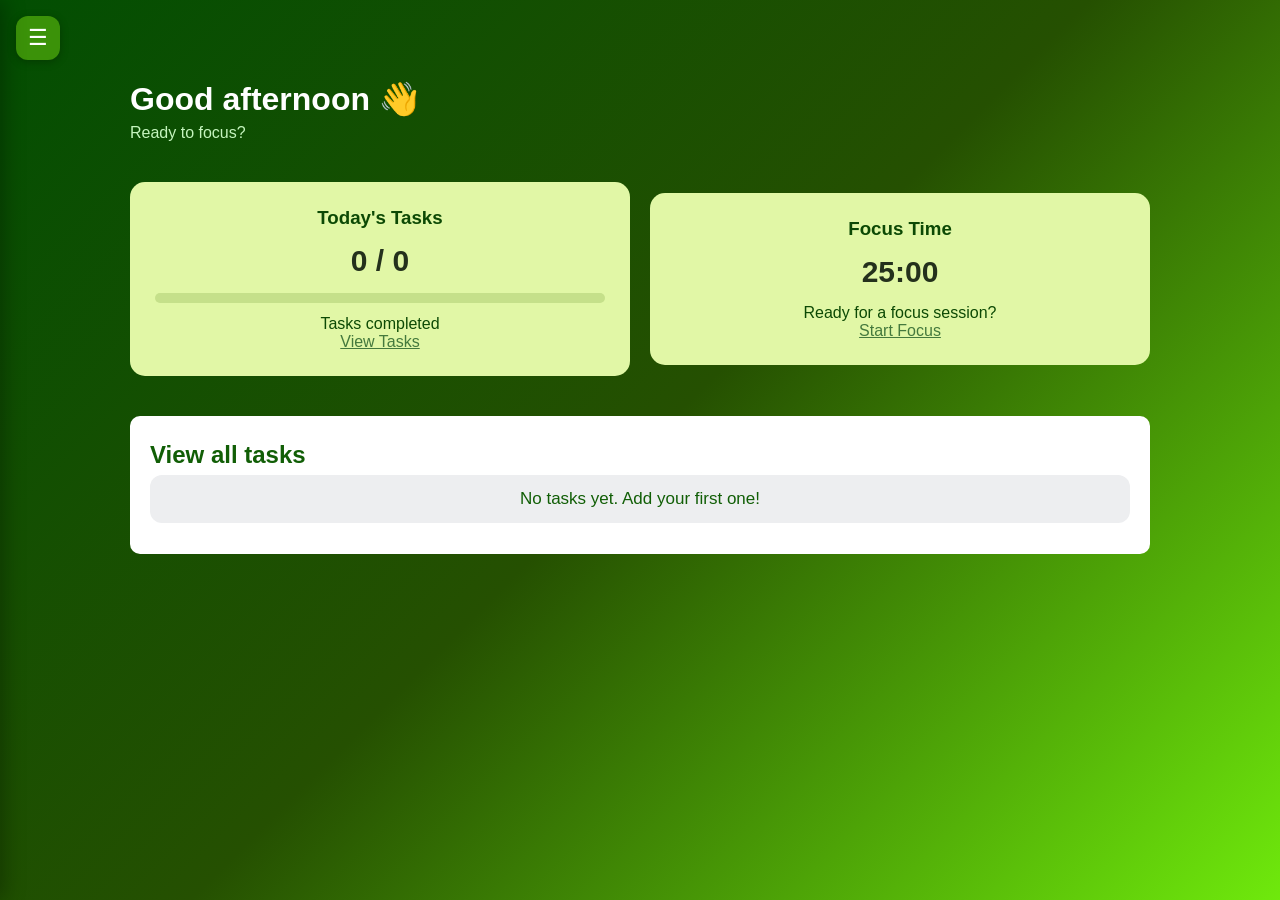
<file: index.html>
<!DOCTYPE html>
<html lang="en">
<head>
    <meta charset="UTF-8">
    <meta name="viewport" content="width=device-width, initial-scale=1.0">
    <title>Taskly | Home</title>
    <link rel="icon" type="img/svg+xml" href="img/logo.svg">
    <link rel="stylesheet" href="CSS/style.css">
    <link rel="stylesheet" href="CSS/home.css">
</head>
<body>
    <div class="container">
        <main class="page">

            <section class="welcome">
                <h2 id="greeting">Good afternoon 👋</h2>
                <p>Ready to focus?</p>
            </section>

            <section class="cards">
                <div class="card">
                    <h3>Today's Tasks</h3>
                    <p class="number">
                        <span id="completedTasks">0</span> / <span id="totalTasks">0</span>
                    </p>
                    <div class="bar"><div id="barFill"></div></div>
                    <p>Tasks completed</p>
                    <p><a href="todo.html">View Tasks</a></p>
                </div>

                <div class="card">
                    <h3>Focus Time</h3>
                    <p class="number">25:00</p>
                    <p>Ready for a focus session?</p>
                    <p><a href="focus.html">Start Focus</a></p>
                </div>
            </section>

            <section class="tasks tasks-box">
                <h2><a href="todo.html">View all tasks</a></h2>
                <ul id="taskList"></ul>
            </section>

        </main>
    </div>

    <script src="JS/home.js"></script>
    <script src="JS/nav.js"></script>
</body>
</html>
</file>
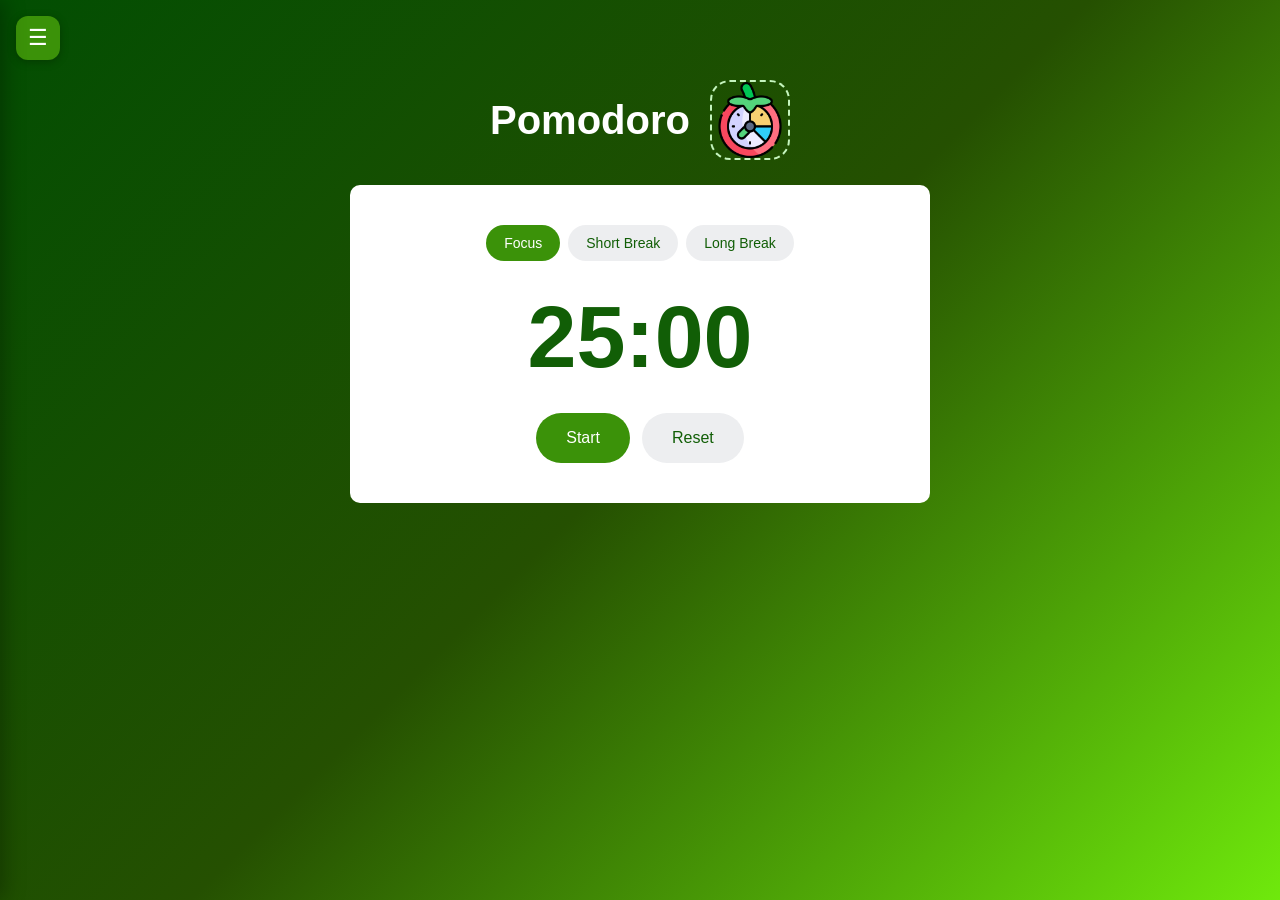
<file: focus.html>
<!DOCTYPE html>
<html lang="en">
<head>
    <meta charset="UTF-8">
    <meta name="viewport" content="width=device-width, initial-scale=1.0">
    <title>Pomodoro | Taskly</title>
    <link rel="icon" type="img/svg+xml" href="img/logo.svg">
    <link rel="stylesheet" href="CSS/style.css">
    <link rel="stylesheet" href="CSS/home.css">
</head>
<body>
    <div class="container">
        <main class="pomo-wrap">

            <header class="pomo-header">
                <h1>Pomodoro</h1>
               
                <div class="pomo-img">
                   
                    <img src="img/timer.png" alt="" onerror="this.style.display='none'">
                </div>
            </header>

            <div class="timer-card">
                <div class="mode-tabs">
                    <button class="active" data-mode="focus">Focus</button>
                    <button data-mode="short">Short Break</button>
                    <button data-mode="long">Long Break</button>
                </div>

                <div id="time">25:00</div>

                <div class="timer-btns">
                    <button id="startBtn">Start</button>
                    <button id="resetBtn" class="ghost">Reset</button>
                </div>
            </div>

        </main>
    </div>

    <script src="JS/focus.js"></script>
    <script src="JS/nav.js"></script>
</body>
</html>
</file>
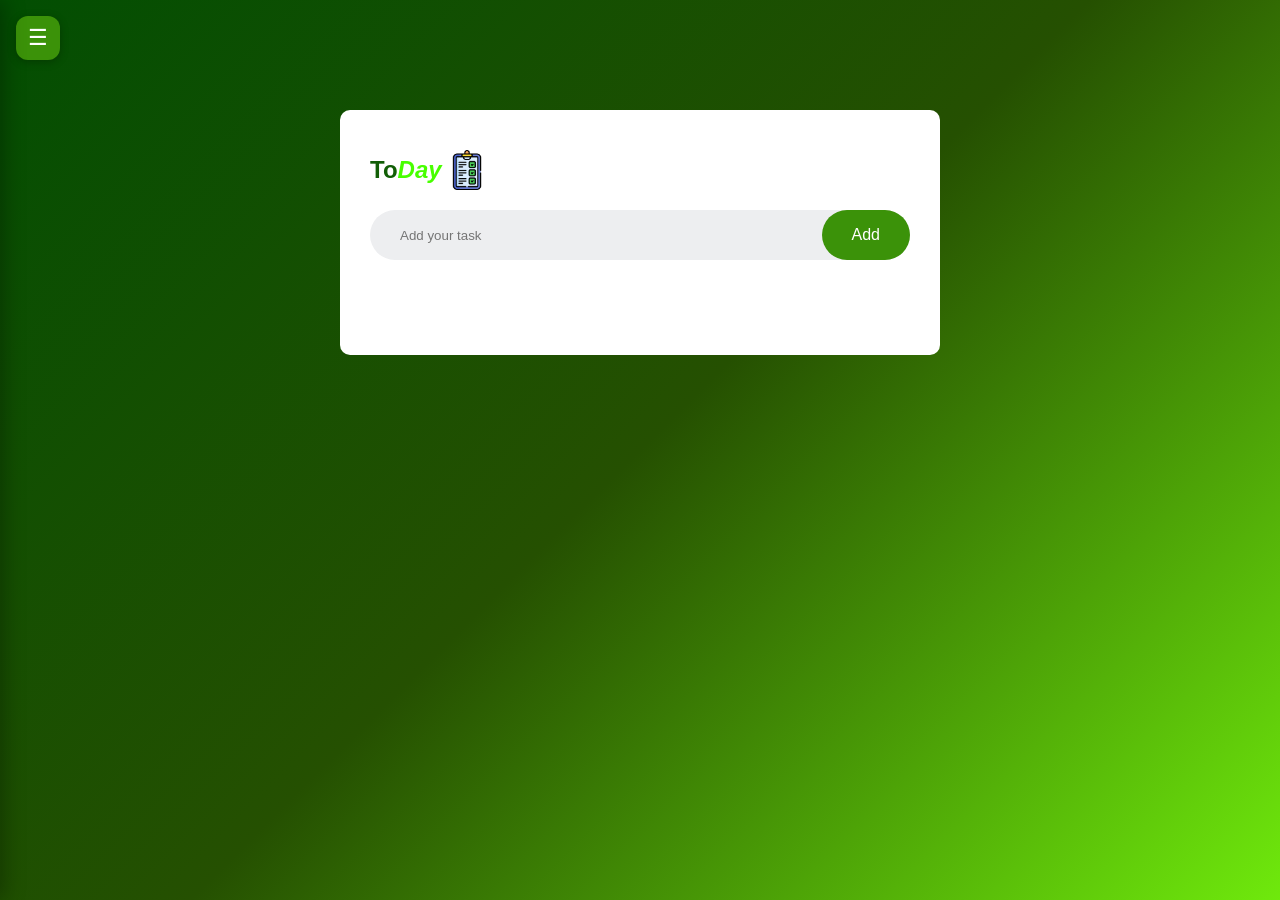
<file: todo.html>
<!DOCTYPE html>
<html lang="en">
<head>
    <meta charset="UTF-8">
    <meta name="viewport" content="width=device-width, initial-scale=1.0">
    <link rel="stylesheet" href="CSS/style.css">
    <title>ToDay</title>
    <link rel="icon" type="img/svg+xml" href="img/logo.svg">
</head>
<body>
    <div class="container">
        <div class="todo-app">
            <h2>To<em>Day</em><img id="check-list" src="img/list.png" alt="check-list"></h2>
            <div class="row">
                <input type="text" id="input-box" placeholder="Add your task">
                <button onclick="AddTask()">Add</button>
            </div>
            <ul id="list-container">
                
            </ul>
        </div>
    </div>
<script src="JS/nav.js"></script>
<script src="JS/script.js"></script>
</body>
</html>
</file>
<file: CSS/style.css>
*{
    margin: 0;
    padding: 0;
    font-family: sans-serif, 'Poppins';
    box-sizing: border-box;
}
.container{
    width: 100%;
    min-height: 100vh;
    background: linear-gradient(135deg,rgb(2, 78, 2),rgb(37, 80, 1),rgb(111, 233, 12));
    padding: 10px;

}
.todo-app{
    width: 100%;
    max-width:600px;
    background-color: white;
    margin: 100px auto 20px;
    padding: 40px 30px 70px;
    border-radius: 10px;
}
.todo-app h2{
    color: #115e06;
    display: flex;
    align-items: center;
    margin-bottom: 20px;
}
.todo-app h2 img{
    width: 40px;
    margin-left: 5px;
}
.todo-app h2 em{
    color: rgb(72, 255, 0);
}
.row{
    display: flex;
    align-items: center;
    justify-content: space-between;
    background: #edeef0;
    border-radius: 30px;
    padding-left: 20px;
    margin-bottom: 25px;
}
input{
    flex: 1;
    border: none;
    outline: none;
    background: transparent;
    padding: 10px;
}
button{
    border: none;
    outline: none;
    padding: 16px 30px;
    border-radius: 40px;
    background: #3b9209;
    color: white;
    font-size: 16px;
    cursor: pointer;
}
ul li{
    list-style: none;
    font-size: 17px;
    padding: 12px 8px 12px 50px;
    user-select: none;
    cursor: pointer;
    position: relative;
}
ul li::before{
    content: '';
    position: absolute;
    height: 28px;
    width: 28px;
    border-radius: 50%;
    background-image: url(../img/egg1.jpg);
    background-size: cover;
    background-position: center;
    top: 12px;
    left: 8px;
}
ul li.checked{
    color: #5d5c5c;
    text-decoration: line-through;
}
ul li.checked::before{
    background-image: url(../img/chick1.jpeg);
}
ul li span{
    position: absolute;
    right: 0;
    top: 5px;
    width: 40px;
    height: 40px;
    font-size: 22px;
    color: #555;
    line-height: 40px;
    text-align: center;
    border-radius: 20%;
}
ul li span:hover{
    background: #ff9191;
}
.welcome {
    margin-bottom: 40px;
    color: #c5f5be;;
}
.cards {
    display: flex;
    flex-wrap: wrap;
    justify-content: center;
    align-items: center;
    gap: 20px;
}
.card h3{
    color:#0c4904;
}
.card p{
    color:#0c4904;
}
.card p a{
    color:#44793d;
}

.card {
    display: flex;
    flex-direction: column;
    align-items: center;
    text-align: center;
    padding: 25px;
    border-radius: 15px;
    background: #e1f7a6;
    width: 500px;
}

.card .number {
    color: rgb(36, 49, 28);
    font-size: 30px;
    font-weight: bold;
    margin: 15px 0;
}

.tasks {
    margin-top: 40px;
}

.tasks h2 a{
    color: #c5f5be;
}
#taskList {
    list-style: none;
    padding: 0;
}

#taskList li {
    padding: 15px;
    margin: 10px 0;
    background: #f3f3f3;
    border-radius: 10px;
}

#taskList li.completed {
    text-decoration: line-through;
    opacity: 0.5;
}
</file>
<file: CSS/home.css>
.page{
    max-width:1040px;
    margin:0 auto;
    padding:70px 10px 40px
}
.welcome h2{
    font-size:32px;
    color:#fff;
    margin-bottom:6px
}
.welcome p{
    color:#c5f5be
}
.cards .card{
    width:100%;
    max-width:500px;
    flex:1 1 300px
}
.bar{
    width:100%;
    height:10px;
    background:#c5e08a;
    border-radius:10px;
    overflow:hidden;
    margin-bottom:12px
}
.bar div{
    height:100%;
    width:0;
    background:#3b9209;
    transition:width .4s
}

.tasks-box{
    background:#fff;
    border-radius:10px;
    padding:25px 20px
}
.tasks-box h2 a{
    color:#115e06;
    text-decoration:none
}
#taskList li{
    padding:14px 14px 14px 50px;
    margin:6px 0;
    background:#edeef0;
    border-radius:12px;
    color:#115e06;
    cursor:default
}
#taskList li::before{
    top:50%;
    transform:translateY(-50%);
    left:12px
}
#taskList li.checked{
    color:#5d5c5c
}
#taskList li.empty{
    padding-left:14px;
    text-align:center
}
#taskList li.empty::before{
    display:none
}


.pomo-wrap{
    max-width:600px;
    margin:0 auto;
    padding:70px 10px 40px
}
.pomo-header{
    display:flex;
    align-items:center;
    justify-content:center;
    gap:20px;
    margin-bottom:25px
}
.pomo-header h1{
    color:#fff;
    font-size:40px
}
.pomo-img{
    position:relative;
    width:80px;
    height:80px;
    border-radius:20px;
    border:2px dashed #c5f5be;
    display:grid;
    place-items:center;
    color:#c5f5be;
    font-size:11px;
    text-align:center;
    overflow:hidden
}
.pomo-img img{
    position:absolute;
    inset:0;
    width:100%;
    height:100%;
    object-fit:cover
}

.timer-card{
    background:#fff;
    border-radius:10px;
    padding:40px 30px;
    text-align:center
}
.mode-tabs{
    display:flex;
    gap:8px;
    justify-content:center;
    flex-wrap:wrap;
    margin-bottom:25px
}
.mode-tabs button{
    padding:10px 18px;
    font-size:14px;
    background:#edeef0;
    color:#115e06
}
.mode-tabs button.active{
    background:#3b9209;
    color:#fff
}
#time{
    font-size:88px;
    font-weight:bold;
    color:#115e06;
    margin-bottom:25px;
    font-variant-numeric:tabular-nums
}
.timer-btns{
    display:flex;
    gap:12px;
    justify-content:center
}
.timer-btns .ghost{
    background:#edeef0;
    color:#115e06
}

@media (max-width:480px){#time{font-size:64px}}
</file>
